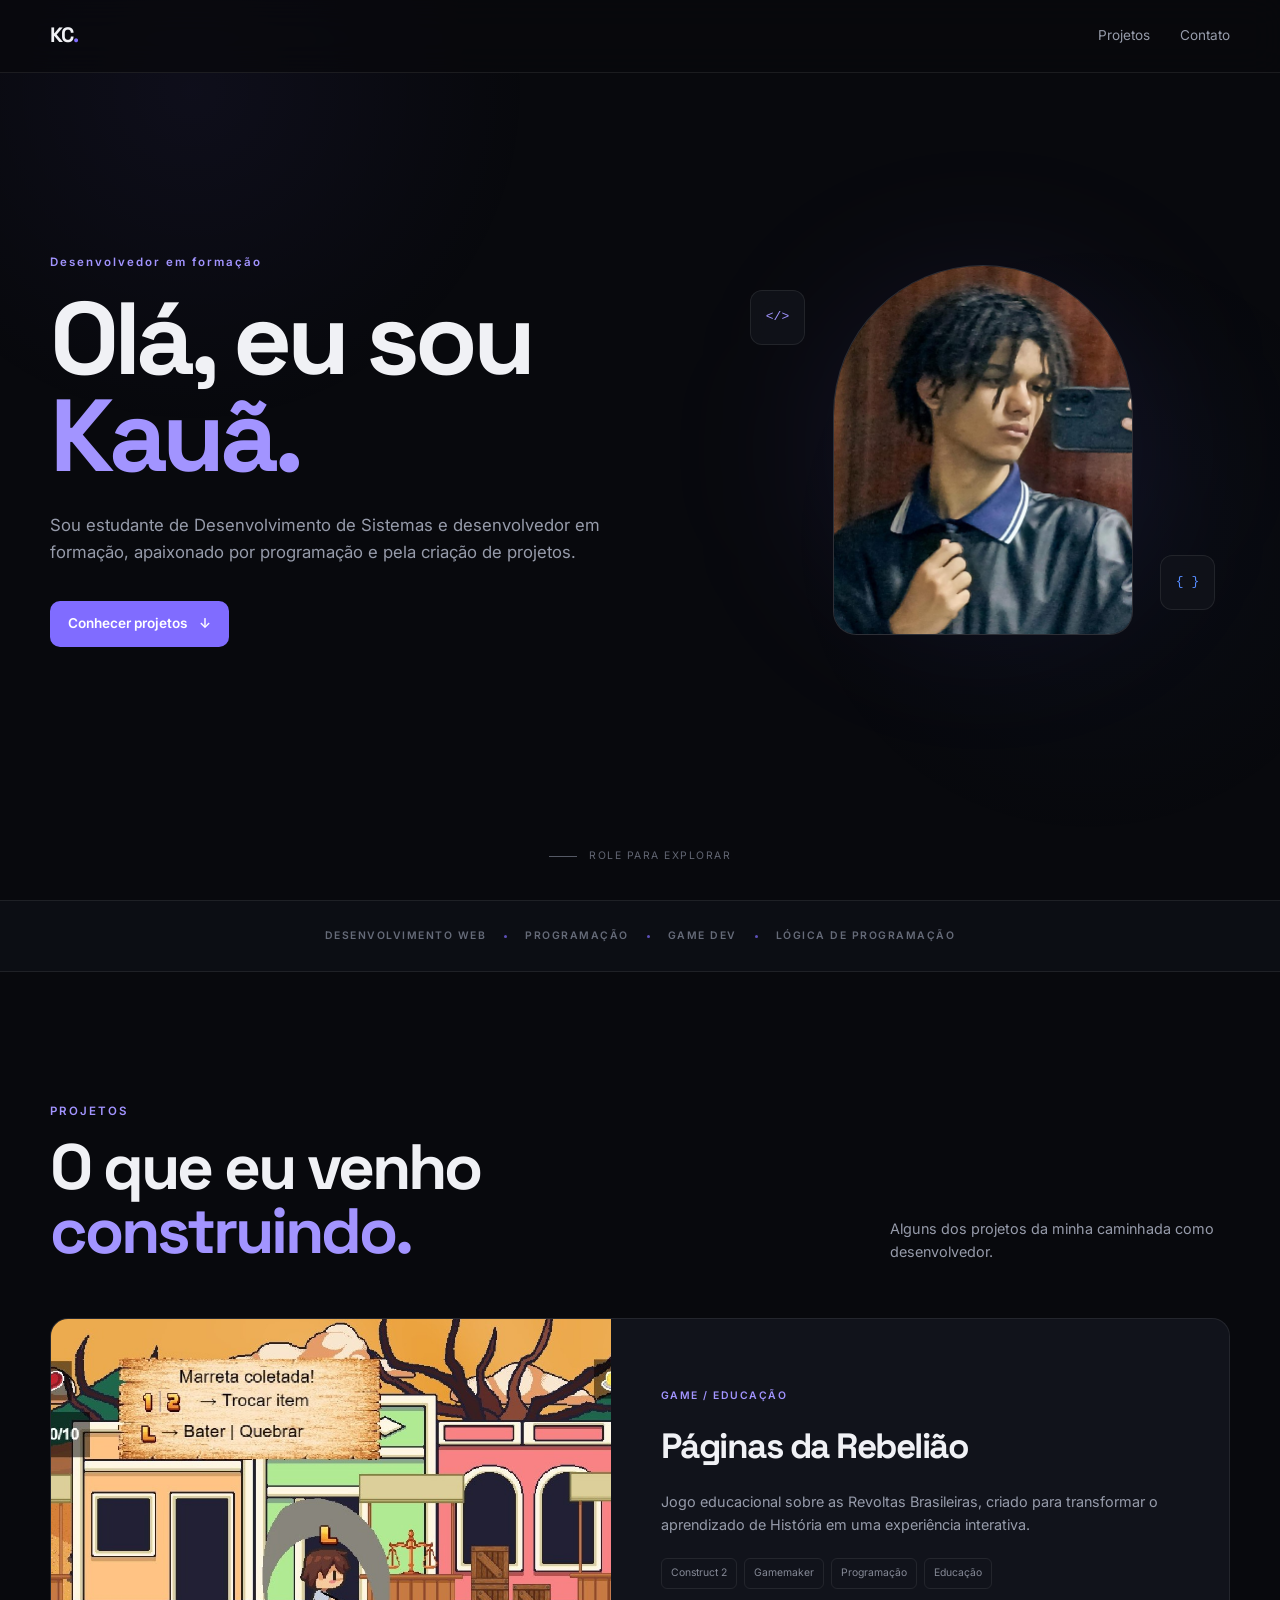
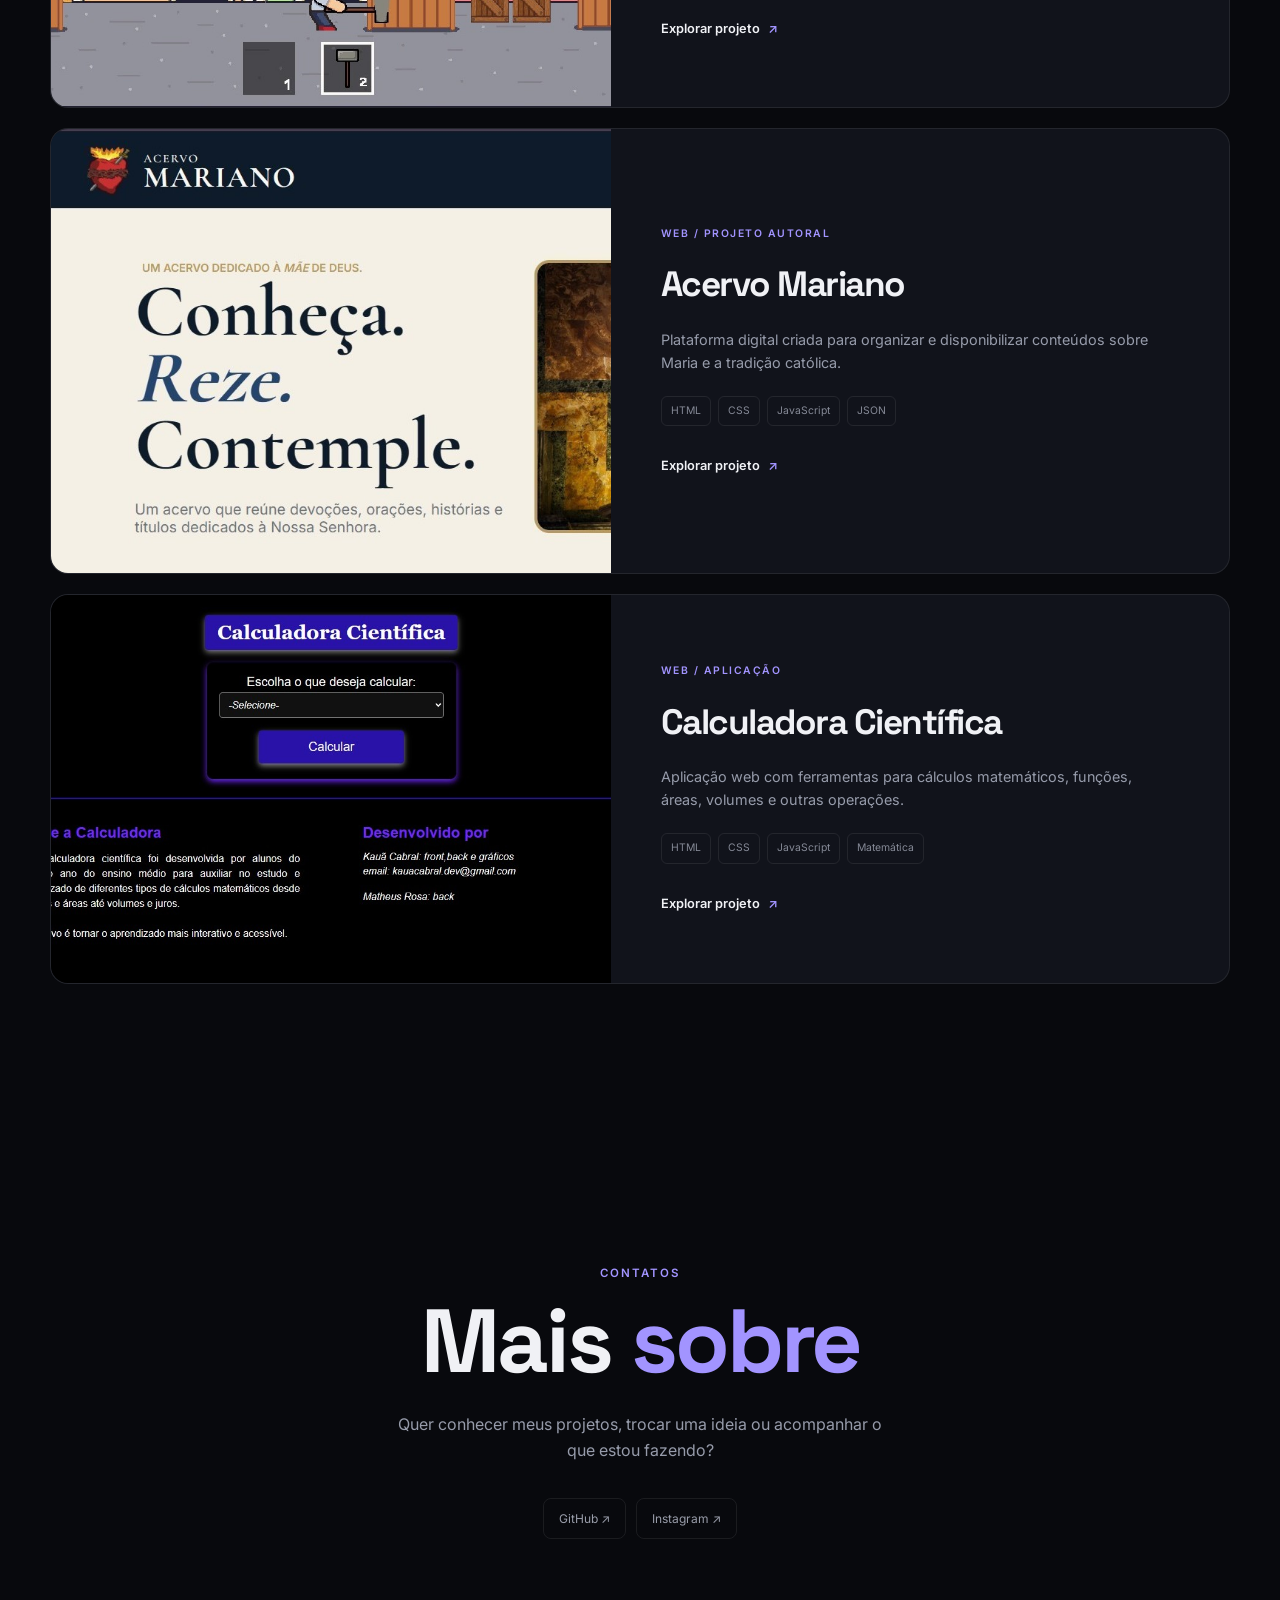
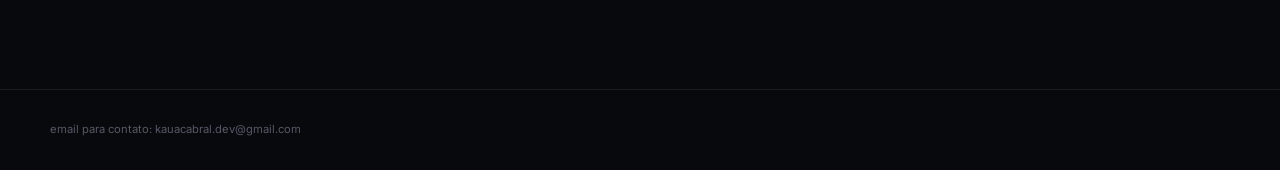
<file: index.html>
<!DOCTYPE html>
<html lang="pt-BR">
<head>
    <meta charset="UTF-8">
    <meta name="viewport" content="width=device-width, initial-scale=1.0">

    <meta name="description" content="Portfólio de Kauã Cabral — desenvolvedor em formação, criador de projetos web e experiências interativas.">

    <title>Kauã Cabral | Portfólio</title>

    <link rel="preconnect" href="https://fonts.googleapis.com">
    <link rel="preconnect" href="https://fonts.gstatic.com" crossorigin>
    <link href="https://fonts.googleapis.com/css2?family=Inter:wght@400;500;600;700&family=Space+Grotesk:wght@400;500;600;700&display=swap" rel="stylesheet">

    <link rel="stylesheet" href="style.css">
</head>

<body>

    <header class="header">

        <nav class="nav container">

            <a href="#inicio" class="logo">
                KC<span>.</span>
            </a>

            <div class="nav-links" id="navLinks">

                <a href="#projetos">Projetos</a>
                <a href="#contato">Contato</a>

            </div>

            <button class="menu-button" id="menuButton" aria-label="Abrir menu">
                <span></span>
                <span></span>
            </button>

        </nav>

    </header>


    <main>

        <section class="hero section" id="inicio">

            <div class="hero-content container">

                <div class="hero-text reveal">

                    <p class="eyebrow">
                        Desenvolvedor em formação
                    </p>

                    <h1>
                        Olá, eu sou
                        <span>Kauã.</span>
                    </h1>

                    <p class="hero-description">
                        Sou estudante de Desenvolvimento de Sistemas e desenvolvedor em formação, apaixonado por programação e pela criação de projetos.
                    </p>

                    <div class="hero-actions">

                        <a href="#projetos" class="button button-primary">
                            Conhecer projetos
                            <span>↓</span>
                        </a>

                    </div>

                </div>

                <div class="hero-visual reveal">

                    <div class="hero-glow"></div>

                    <div class="hero-photo">

                        <img src="imagens/minhafoto.jpeg" alt="minha foto">

                    </div>

                    <div class="floating-code code-one">
                        &lt;/&gt;
                    </div>

                    <div class="floating-code code-two">
                        { }
                    </div>

                </div>

            </div>


            <div class="scroll-indicator">

                <span></span>

                <p>
                    role para explorar
                </p>

            </div>

        </section>

        <section class="areas">

            <div class="container areas-inner">

                <span>DESENVOLVIMENTO WEB</span>
                <i></i>
                <span>PROGRAMAÇÃO</span>
                <i></i>
                <span>GAME DEV</span>
                <i></i>
                <span>LÓGICA DE PROGRAMAÇÃO</span>

            </div>

        </section>

        <section class="section projects-section" id="projetos">

            <div class="container">

                <div class="section-heading reveal">

                    <div>
                        <p class="section-label">
                            PROJETOS
                        </p>

                        <h2>
                            O que eu venho
                            <span>construindo.</span>
                        </h2>
                    </div>

                    <p class="section-intro">
                        Alguns dos projetos da minha 
                        caminhada como desenvolvedor.
                    </p>

                </div>

                <div class="projects">

                    <article class="project-card project-featured reveal">

                        <div class="project-image">

                            <img src="imagens/páginas-da-rebelião.jpeg" alt="Páginas da Rebelião">

                        </div>


                        <div class="project-content">

                            <p class="project-type">
                                GAME / EDUCAÇÃO
                            </p>

                            <h3>
                                Páginas da Rebelião
                            </h3>

                            <p class="project-description">
                                Jogo educacional sobre as Revoltas Brasileiras,
                                criado para transformar o aprendizado de História
                                em uma experiência interativa.
                            </p>

                            <div class="project-tags">

                                <span>Construct 2</span>
                                <span>Gamemaker</span>
                                <span>Programação</span>
                                <span>Educação</span>

                            </div>

                            <a href="https://equipe-conecta.netlify.app/" class="project-link">
                                Explorar projeto
                                <span>↗</span>
                            </a>

                        </div>

                    </article>

                    <article class="project-card reveal">

                        <div class="project-image">

                            <img src="imagens/acervo-mariano.jpeg" alt="Acervo Mariano">
                            
                        </div>


                        <div class="project-content">

                            <p class="project-type">
                                WEB / PROJETO AUTORAL
                            </p>

                            <h3>
                                Acervo Mariano
                            </h3>

                            <p class="project-description">
                                Plataforma digital criada para organizar
                                e disponibilizar conteúdos sobre Maria
                                e a tradição católica.
                            </p>

                            <div class="project-tags">

                                <span>HTML</span>
                                <span>CSS</span>
                                <span>JavaScript</span>
                                <span>JSON</span>

                            </div>

                            <a href="https://acervo-mariano.netlify.app/" class="project-link">
                                Explorar projeto
                                <span>↗</span>
                            </a>

                        </div>

                    </article>

                    <article class="project-card reveal">

                        <div class="project-image">

                            <img src="imagens/calculadora.jpeg" alt="Calculadora Científica">

                        </div>


                        <div class="project-content">

                            <p class="project-type">
                                WEB / APLICAÇÃO
                            </p>

                            <h3>
                                Calculadora Científica
                            </h3>

                            <p class="project-description">
                                Aplicação web com ferramentas para cálculos
                                matemáticos, funções, áreas, volumes e
                                outras operações.
                            </p>

                            <div class="project-tags">

                                <span>HTML</span>
                                <span>CSS</span>
                                <span>JavaScript</span>
                                <span>Matemática</span>

                            </div>

                            <a href="https://calculadora.pythonanywhere.com/" class="project-link">
                                Explorar projeto
                                <span>↗</span>
                            </a>

                        </div>

                    </article>

                </div>

            </div>

        </section>


        <section class="section contact-section" id="contato">

            <div class="container">

                <div class="contact reveal">

                    <p class="section-label">
                        CONTATOS
                    </p>

                    <h2>
                        Mais
                        <span>sobre</span>
                    </h2>

                    <p>
                        Quer conhecer meus projetos, trocar uma ideia
                        ou acompanhar o que estou fazendo?
                    </p>

                    <div class="contact-links">

                        <a href="https://github.com/kauacabral-dev" target="_blank">
                            GitHub ↗
                        </a>

                        <a href="https://www.instagram.com/kabral.dev/" target="_blank">
                            Instagram ↗
                        </a>

                    </div>

                </div>

            </div>

        </section>

    </main>

    <footer>

        <div class="container footer-inner">

            <span>
                email para contato: kauacabral.dev@gmail.com
            </span>

        </div>

    </footer>


    <script>

        const menuButton = document.getElementById("menuButton");
        const navLinks = document.getElementById("navLinks");

        menuButton.addEventListener("click", () => {

            navLinks.classList.toggle("active");

        });

        document.querySelectorAll(".nav-links a").forEach(link => {

            link.addEventListener("click", () => {

                navLinks.classList.remove("active");

            });

        });

        const revealElements = document.querySelectorAll(".reveal");

        const observer = new IntersectionObserver(

            entries => {

                entries.forEach(entry => {

                    if (entry.isIntersecting) {

                        entry.target.classList.add("visible");

                        observer.unobserve(entry.target);

                    }

                });

            },

            {
                threshold: 0.12
            }

        );


        revealElements.forEach(element => {

            observer.observe(element);

        });

    </script>

</body>
</html>
</file>
<file: style.css>
:root {

    --background: #08090d;
    --background-2: #0c0e14;
    --surface: #11131b;
    --surface-light: #171a24;

    --text: #f0f1f5;
    --text-secondary: #969baa;

    --purple: #806cff;
    --purple-light: #a294ff;
    --blue: #568cff;

    --border: rgba(255, 255, 255, .08);
    --border-hover: rgba(128, 108, 255, .35);

    --max-width: 1180px;

    --radius: 18px;

}

* {
    margin: 0;
    padding: 0;
    box-sizing: border-box;
}

html {
    scroll-behavior: smooth;
}

body {
    background: var(--background);
    color: var(--text);

    font-family: "Inter", sans-serif;

    line-height: 1.6;

    overflow-x: hidden;
}

body::before {

    content: "";

    position: fixed;

    inset: 0;

    pointer-events: none;

    background:
        radial-gradient(
            circle at 15% 10%,
            rgba(128, 108, 255, .06),
            transparent 25%
        ),
        radial-gradient(
            circle at 85% 60%,
            rgba(86, 140, 255, .035),
            transparent 25%
        );

    z-index: -1;
}

a {
    color: inherit;
    text-decoration: none;
}

button {
    font: inherit;
}

img {
    width: 100%;
    height: 100%;
    object-fit: cover;
}

.container {
    width: min(var(--max-width), calc(100% - 48px));
    margin: auto;
}

.header {

    position: fixed;

    top: 0;
    left: 0;

    width: 100%;

    z-index: 100;

    background: rgba(8, 9, 13, .75);

    backdrop-filter: blur(16px);

    border-bottom: 1px solid var(--border);

}

.nav {

    height: 72px;

    display: flex;

    align-items: center;

    justify-content: space-between;

}

.logo {

    font-family: "Space Grotesk", sans-serif;

    font-size: 1.3rem;

    font-weight: 700;

    letter-spacing: -1px;

}

.logo span {
    color: var(--purple);
}

.nav-links {

    display: flex;

    align-items: center;

    gap: 30px;

}

.nav-links a {

    color: var(--text-secondary);

    font-size: .85rem;

    transition: color .25s ease;

}

.nav-links a:hover {
    color: var(--text);
}

.menu-button {
    display: none;

    background: none;

    border: 0;

    cursor: pointer;

    width: 35px;

}

.menu-button span {

    display: block;

    height: 1px;

    background: white;

    margin: 7px 0;

}

.hero {

    min-height: 100vh;

    display: flex;

    align-items: center;

    position: relative;

    padding-top: 72px;

}

.hero-content {

    display: grid;

    grid-template-columns: 1.1fr .9fr;

    align-items: center;

    gap: 80px;

}

.eyebrow,
.section-label {

    color: var(--purple-light);

    font-size: .72rem;

    font-weight: 600;

    letter-spacing: 2px;

}

.hero h1 {

    font-family: "Space Grotesk", sans-serif;

    font-size: clamp(3.8rem, 8vw, 7rem);

    line-height: .95;

    letter-spacing: -5px;

    margin-top: 18px;

}

.hero h1 span {
    color: var(--purple-light);
}

.hero-description {

    color: var(--text-secondary);

    max-width: 580px;

    font-size: 1.05rem;

    margin-top: 28px;

}

.hero-actions {

    display: flex;

    gap: 12px;

    margin-top: 35px;

}

.button {

    display: inline-flex;

    align-items: center;

    gap: 12px;

    padding: 12px 18px;

    border-radius: 10px;

    font-size: .85rem;

    font-weight: 600;

    transition: .25s ease;

}

.button-primary {

    background: var(--purple);

    color: white;

}

.button-primary:hover {

    background: var(--purple-light);

    transform: translateY(-2px);

}

.button-secondary {

    border: 1px solid var(--border);

    color: var(--text-secondary);

}

.button-secondary:hover {

    border-color: var(--border-hover);

    color: white;

}

.hero-visual {

    height: 440px;

    position: relative;

    display: flex;

    align-items: center;

    justify-content: center;

}

.hero-glow {

    position: absolute;

    width: 320px;
    height: 320px;

    border-radius: 50%;

    background: rgba(128, 108, 255, .10);

    filter: blur(80px);

}

.hero-photo {

    width: 300px;
    height: 370px;

    border-radius: 160px 160px 25px 25px;

    overflow: hidden;

    border: 1px solid rgba(255, 255, 255, .12);

    background: var(--surface);

    position: relative;

    z-index: 2;

}

.floating-code {

    position: absolute;

    z-index: 3;

    width: 55px;
    height: 55px;

    display: flex;

    align-items: center;
    justify-content: center;

    border: 1px solid var(--border);

    background: rgba(17, 19, 27, .85);

    backdrop-filter: blur(10px);

    border-radius: 12px;

    color: var(--purple-light);

    font-family: monospace;

}

.code-one {

    top: 60px;
    left: 15px;

}

.code-two {

    bottom: 60px;
    right: 15px;

    color: var(--blue);

}

.scroll-indicator {

    position: absolute;

    bottom: 35px;

    left: 50%;

    transform: translateX(-50%);

    display: flex;

    align-items: center;

    gap: 12px;

    color: #626673;

    font-size: .65rem;

    text-transform: uppercase;

    letter-spacing: 1.5px;

}

.scroll-indicator span {

    width: 28px;

    height: 1px;

    background: #555965;

}

.areas {

    border-top: 1px solid var(--border);

    border-bottom: 1px solid var(--border);

    background: var(--background-2);

}

.areas-inner {

    min-height: 70px;

    display: flex;

    align-items: center;

    justify-content: center;

    flex-wrap: wrap;

    gap: 18px;

}

.areas-inner span {

    color: #666b79;

    font-size: .65rem;

    letter-spacing: 1.5px;

    font-weight: 600;

}

.areas-inner i {

    width: 3px;

    height: 3px;

    border-radius: 50%;

    background: var(--purple);

    opacity: .7;

}

.section {
    padding: 130px 0;
}

.section-heading {

    display: flex;

    justify-content: space-between;

    align-items: end;

    gap: 40px;

    margin-bottom: 55px;

}

.section-heading h2,
.stack-box h2,
.beyond h2,
.contact h2 {

    font-family: "Space Grotesk", sans-serif;

    font-size: clamp(2.4rem, 5vw, 4.3rem);

    line-height: 1;

    letter-spacing: -3px;

    margin-top: 15px;

}

.section-heading h2 span,
.stack-box h2 span,
.beyond h2 span,
.contact h2 span {

    color: var(--purple-light);

}

.section-intro {

    max-width: 340px;

    color: var(--text-secondary);

    font-size: .9rem;

}

.projects {

    display: grid;

    gap: 20px;

}

.project-card {

    display: grid;

    grid-template-columns: .95fr 1.05fr;

    min-height: 390px;

    background: var(--surface);

    border: 1px solid var(--border);

    border-radius: var(--radius);

    overflow: hidden;

    transition:
        transform .35s ease,
        border-color .35s ease;

}

.project-card:hover {

    transform: translateY(-5px);

    border-color: var(--border-hover);

}

.project-image {

    position: relative;

    min-height: 350px;

    overflow: hidden;

    background: #0d0f16;

}

.project-image img {

    transition: transform .5s ease;

}

.project-card:hover .project-image img {

    transform: scale(1.04);

}

.project-content {

    padding: 50px;

    display: flex;

    flex-direction: column;

    justify-content: center;

}

.project-type {

    color: var(--purple-light);

    font-size: .65rem;

    font-weight: 600;

    letter-spacing: 1.5px;

}

.project-content h3 {

    font-family: "Space Grotesk", sans-serif;

    font-size: 2.2rem;

    letter-spacing: -1.5px;

    margin-top: 14px;

}

.project-description {

    color: var(--text-secondary);

    max-width: 500px;

    font-size: .9rem;

    margin-top: 15px;

}

.project-tags {

    display: flex;

    flex-wrap: wrap;

    gap: 7px;

    margin-top: 22px;

}

.project-tags span {

    padding: 6px 9px;

    border: 1px solid var(--border);

    border-radius: 6px;

    color: #858996;

    font-size: .65rem;

}

.project-link {

    width: fit-content;

    margin-top: 30px;

    color: var(--text);

    font-size: .8rem;

    font-weight: 600;

    transition: .25s;

}

.project-link span {

    color: var(--purple-light);

    margin-left: 5px;

}

.project-link:hover {

    color: var(--purple-light);

}

.contact-section {

    padding-top: 150px;

    padding-bottom: 150px;

}

.contact {

    text-align: center;

}

.contact h2 {

    font-size: clamp(3rem, 7vw, 6rem);

}

.contact > p:not(.section-label) {

    color: var(--text-secondary);

    max-width: 500px;

    margin: 25px auto 35px;

}

.contact-links {

    display: flex;

    justify-content: center;

    flex-wrap: wrap;

    gap: 10px;

}

.contact-links a {

    padding: 10px 15px;

    border: 1px solid var(--border);

    border-radius: 8px;

    color: #999daa;

    font-size: .75rem;

    transition: .25s;

}

.contact-links a:hover {

    border-color: var(--border-hover);

    color: white;

}

footer {

    border-top: 1px solid var(--border);

}

.footer-inner {

    min-height: 80px;

    display: flex;

    align-items: center;

    justify-content: space-between;

    color: #555966;

    font-size: .7rem;

}

.reveal {

    opacity: 0;

    transform: translateY(25px);

    transition:
        opacity .7s ease,
        transform .7s ease;

}

.reveal.visible {

    opacity: 1;

    transform: translateY(0);

}

/* =========================================================
   RESPONSIVIDADE
   ========================================================= */

/* =========================
   TABLET / NOTEBOOK MENOR
   ========================= */

@media (max-width: 1000px) {

    .container {
        width: min(var(--max-width), calc(100% - 40px));
    }

    /* HERO */

    .hero-content {
        grid-template-columns: 1fr .8fr;
        gap: 45px;
    }

    .hero h1 {
        font-size: clamp(3.4rem, 8vw, 5.5rem);
    }

    .hero-description {
        font-size: 1rem;
    }

    .hero-visual {
        height: 400px;
    }

    .hero-photo {
        width: 260px;
        height: 330px;
    }

    .hero-glow {
        width: 280px;
        height: 280px;
    }

    .code-one {
        left: 0;
        top: 55px;
    }

    .code-two {
        right: 0;
        bottom: 55px;
    }

    /* SEÇÕES */

    .section {
        padding: 100px 0;
    }

    .section-heading {
        margin-bottom: 40px;
    }

    /* PROJETOS */

    .project-card {
        grid-template-columns: 1fr 1fr;
    }

    .project-content {
        padding: 35px;
    }

    .project-content h3 {
        font-size: 1.9rem;
    }

    .project-image {
        min-height: 320px;
    }

    /* CONTATO */

    .contact-section {
        padding-top: 110px;
        padding-bottom: 110px;
    }
}


/* =========================
   TABLET
   ========================= */

@media (max-width: 768px) {

    .container {
        width: calc(100% - 32px);
    }

    /* HEADER */

    .nav {
        height: 64px;
    }

    .nav-links {
        display: none;
    }

    .menu-button {
        display: block;
    }

    /* HERO */

    .hero {
        min-height: auto;
        padding-top: 110px;
        padding-bottom: 90px;
    }

    .hero-content {
        grid-template-columns: 1fr;
        gap: 60px;
        text-align: center;
    }

    .hero-text {
        display: flex;
        flex-direction: column;
        align-items: center;
    }

    .hero h1 {
        font-size: clamp(3.2rem, 12vw, 5rem);
        letter-spacing: -3px;
    }

    .hero-description {
        max-width: 600px;
    }

    .hero-actions {
        justify-content: center;
    }

    .hero-visual {
        height: 390px;
    }

    .hero-photo {
        width: 260px;
        height: 330px;
    }

    .floating-code {
        width: 50px;
        height: 50px;
    }

    .code-one {
        left: calc(50% - 180px);
        top: 45px;
    }

    .code-two {
        right: calc(50% - 180px);
        bottom: 45px;
    }

    .scroll-indicator {
        display: none;
    }

    /* ÁREAS */

    .areas-inner {
        padding: 18px 0;
        gap: 12px;
    }

    .areas-inner span {
        font-size: .6rem;
    }

    /* SEÇÕES */

    .section {
        padding: 85px 0;
    }

    .section-heading {
        flex-direction: column;
        align-items: flex-start;
        gap: 20px;
        margin-bottom: 35px;
    }

    .section-heading h2,
    .stack-box h2,
    .beyond h2,
    .contact h2 {
        font-size: clamp(2.5rem, 10vw, 4rem);
        letter-spacing: -2px;
    }

    .section-intro {
        max-width: 550px;
    }

    /* PROJETOS */

    .projects {
        gap: 18px;
    }

    .project-card {
        grid-template-columns: 1fr;
    }

    .project-image {
        min-height: 300px;
        height: 300px;
    }

    .project-content {
        padding: 32px;
    }

    .project-content h3 {
        font-size: 2rem;
    }

    .project-description {
        max-width: none;
    }

    /* CONTATO */

    .contact-section {
        padding-top: 90px;
        padding-bottom: 90px;
    }

    .contact h2 {
        font-size: clamp(3rem, 13vw, 5rem);
    }

    .contact > p:not(.section-label) {
        margin-top: 20px;
        margin-bottom: 30px;
    }

    .contact-links {
        gap: 8px;
    }

    /* FOOTER */

    .footer-inner {
        min-height: 70px;
        gap: 15px;
    }
}


/* =========================
   CELULAR
   ========================= */

@media (max-width: 520px) {

    .container {
        width: calc(100% - 28px);
    }

    /* HEADER */

    .nav {
        height: 60px;
    }

    .logo {
        font-size: 1.15rem;
    }

    .menu-button {
        width: 30px;
    }

    .menu-button span {
        margin: 6px 0;
    }

    /* HERO */

    .hero {
        padding-top: 100px;
        padding-bottom: 70px;
    }

    .hero-content {
        gap: 50px;
    }

    .eyebrow,
    .section-label {
        font-size: .65rem;
        letter-spacing: 1.5px;
    }

    .hero h1 {
        font-size: clamp(2.8rem, 15vw, 4.2rem);
        letter-spacing: -2.5px;
        line-height: .92;
        margin-top: 14px;
    }

    .hero-description {
        font-size: .9rem;
        line-height: 1.6;
        margin-top: 22px;
    }

    .hero-actions {
        width: 100%;
        flex-direction: column;
        gap: 9px;
        margin-top: 28px;
    }

    .button {
        width: 100%;
        justify-content: center;
        padding: 12px 16px;
    }

    /* VISUAL DO HERO */

    .hero-visual {
        height: 340px;
    }

    .hero-photo {
        width: 220px;
        height: 285px;
        border-radius: 120px 120px 20px 20px;
    }

    .hero-glow {
        width: 240px;
        height: 240px;
        filter: blur(65px);
    }

    .floating-code {
        width: 44px;
        height: 44px;
        border-radius: 10px;
        font-size: .85rem;
    }

    .code-one {
        left: calc(50% - 145px);
        top: 35px;
    }

    .code-two {
        right: calc(50% - 145px);
        bottom: 35px;
    }

    /* ÁREAS */

    .areas-inner {
        min-height: auto;
        padding: 18px 5px;
        gap: 8px 12px;
    }

    .areas-inner span {
        font-size: .55rem;
        letter-spacing: 1px;
    }

    .areas-inner i {
        width: 2px;
        height: 2px;
    }

    /* SEÇÕES */

    .section {
        padding: 70px 0;
    }

    .section-heading {
        gap: 15px;
        margin-bottom: 30px;
    }

    .section-heading h2,
    .stack-box h2,
    .beyond h2 {
        font-size: clamp(2.3rem, 12vw, 3.5rem);
        letter-spacing: -2px;
    }

    .section-intro {
        font-size: .82rem;
        line-height: 1.6;
    }

    /* PROJETOS */

    .projects {
        gap: 15px;
    }

    .project-card {
        border-radius: 14px;
    }

    .project-image {
        height: 230px;
        min-height: 230px;
    }

    .project-content {
        padding: 25px 22px 28px;
    }

    .project-type {
        font-size: .6rem;
    }

    .project-content h3 {
        font-size: 1.7rem;
        letter-spacing: -1px;
        margin-top: 10px;
    }

    .project-description {
        font-size: .82rem;
        margin-top: 12px;
        line-height: 1.6;
    }

    .project-tags {
        gap: 6px;
        margin-top: 18px;
    }

    .project-tags span {
        padding: 5px 8px;
        font-size: .6rem;
    }

    .project-link {
        margin-top: 23px;
        font-size: .75rem;
    }

    /* CONTATO */

    .contact-section {
        padding-top: 75px;
        padding-bottom: 75px;
    }

    .contact h2 {
        font-size: clamp(2.8rem, 14vw, 4.5rem);
        letter-spacing: -2px;
    }

    .contact > p:not(.section-label) {
        font-size: .85rem;
        line-height: 1.6;
        margin: 18px auto 28px;
    }

    .contact-links {
        gap: 7px;
    }

    .contact-links a {
        padding: 9px 12px;
        font-size: .68rem;
    }

    /* FOOTER */

    .footer-inner {
        min-height: auto;
        padding: 22px 0;
        flex-direction: column;
        justify-content: center;
        text-align: center;
        gap: 7px;
    }
}


/* =========================
   CELULARES MUITO PEQUENOS
   ========================= */

@media (max-width: 360px) {

    .container {
        width: calc(100% - 24px);
    }

    .hero {
        padding-top: 90px;
    }

    .hero h1 {
        font-size: 2.65rem;
    }

    .hero-photo {
        width: 195px;
        height: 260px;
    }

    .hero-visual {
        height: 315px;
    }

    .code-one {
        left: calc(50% - 130px);
    }

    .code-two {
        right: calc(50% - 130px);
    }

    .section {
        padding: 60px 0;
    }

    .section-heading h2,
    .stack-box h2,
    .beyond h2 {
        font-size: 2.25rem;
    }

    .project-image {
        height: 200px;
        min-height: 200px;
    }

    .project-content {
        padding: 22px 18px 25px;
    }

    .project-content h3 {
        font-size: 1.55rem;
    }

    .contact h2 {
        font-size: 2.7rem;
    }
}

@media (prefers-reduced-motion: reduce) {

    html {
        scroll-behavior: auto;
    }

    *,
    *::before,
    *::after {
        transition-duration: 0.01ms !important;
        animation-duration: 0.01ms !important;
        animation-iteration-count: 1 !important;
    }
}

@media (hover: none) {

    .project-card:hover {
        transform: none;
        border-color: var(--border);
    }

    .project-card:hover .project-image img {
        transform: none;
    }

    .button-primary:hover,
    .button-secondary:hover,
    .project-link:hover,
    .contact-links a:hover {
        transform: none;
    }
}
</file>
